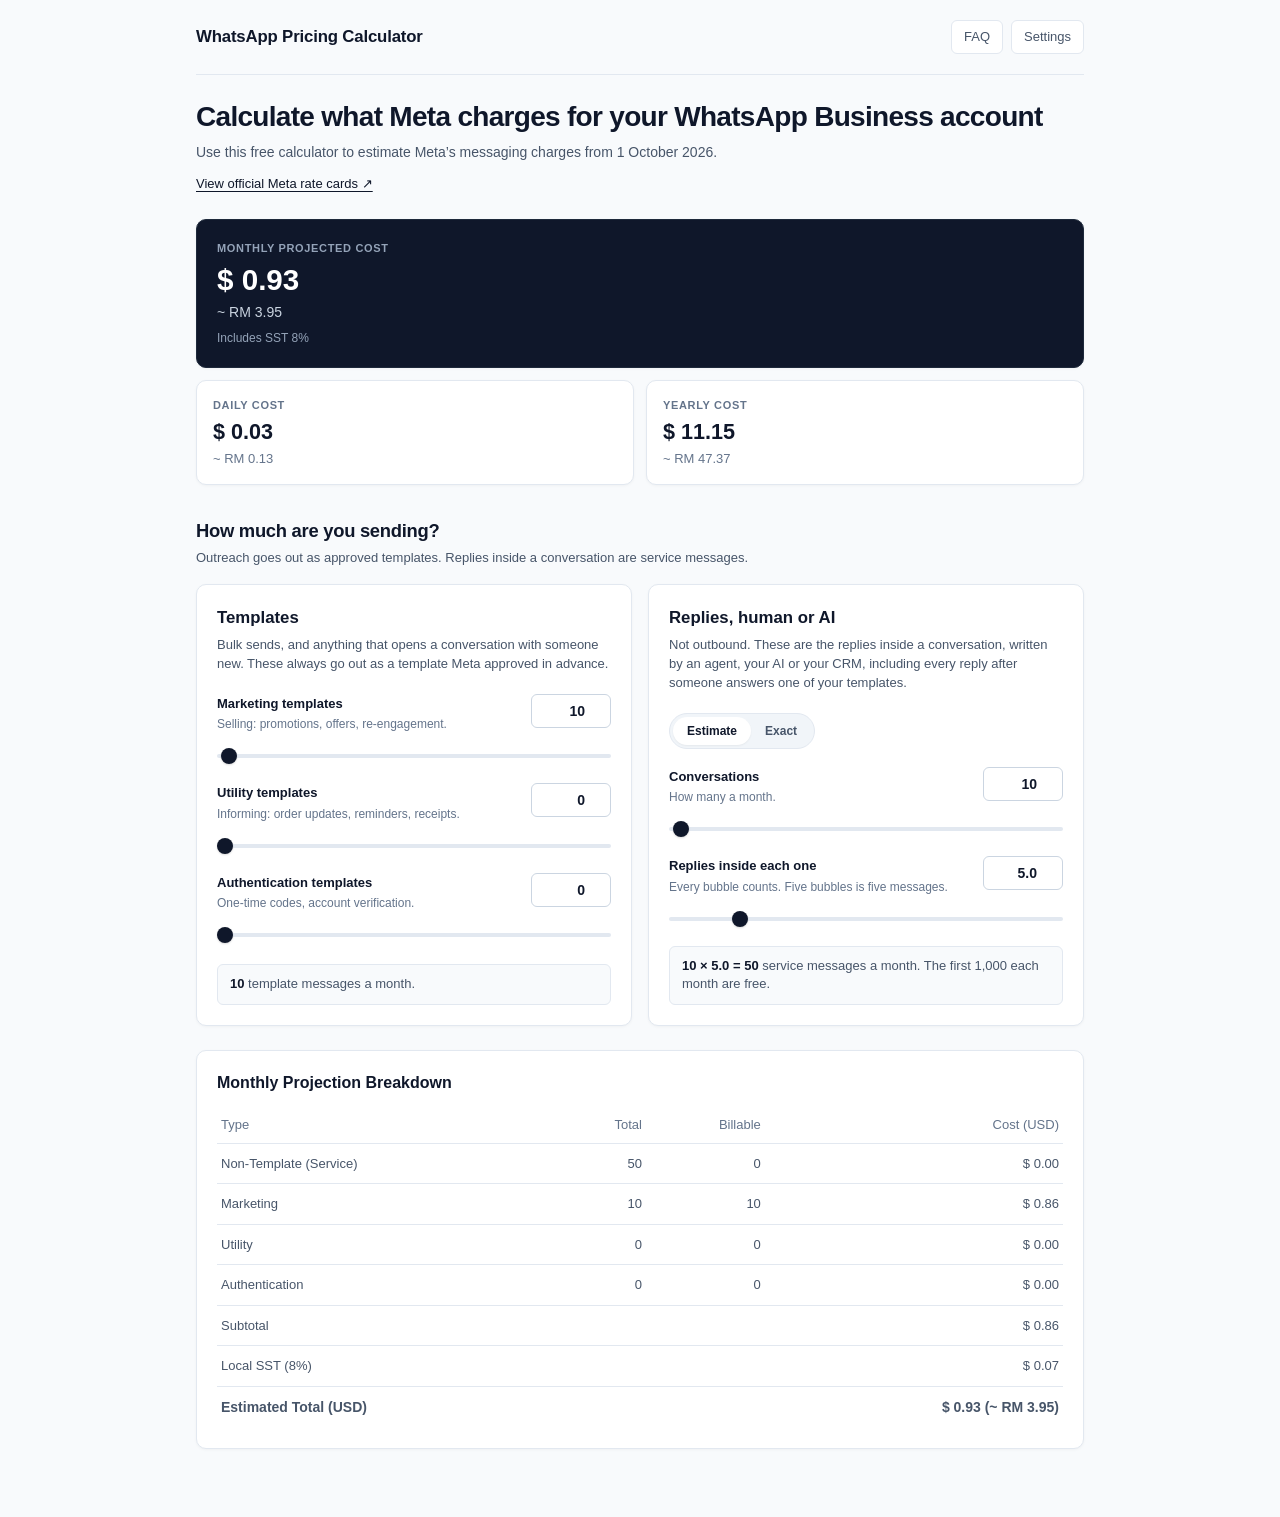
<file: index.html>
<!DOCTYPE html>
<html lang="en">
<head>
  <meta charset="UTF-8">
  <meta http-equiv="refresh" content="0; url=/whatsapp-calculator/">
  <title>Redirecting...</title>
  <script>
    window.location.replace('/whatsapp-calculator/');
  </script>
</head>
<body>
  <p>Redirecting to <a href="/whatsapp-calculator/">WhatsApp Calculator</a>...</p>
</body>
</html>
</file>
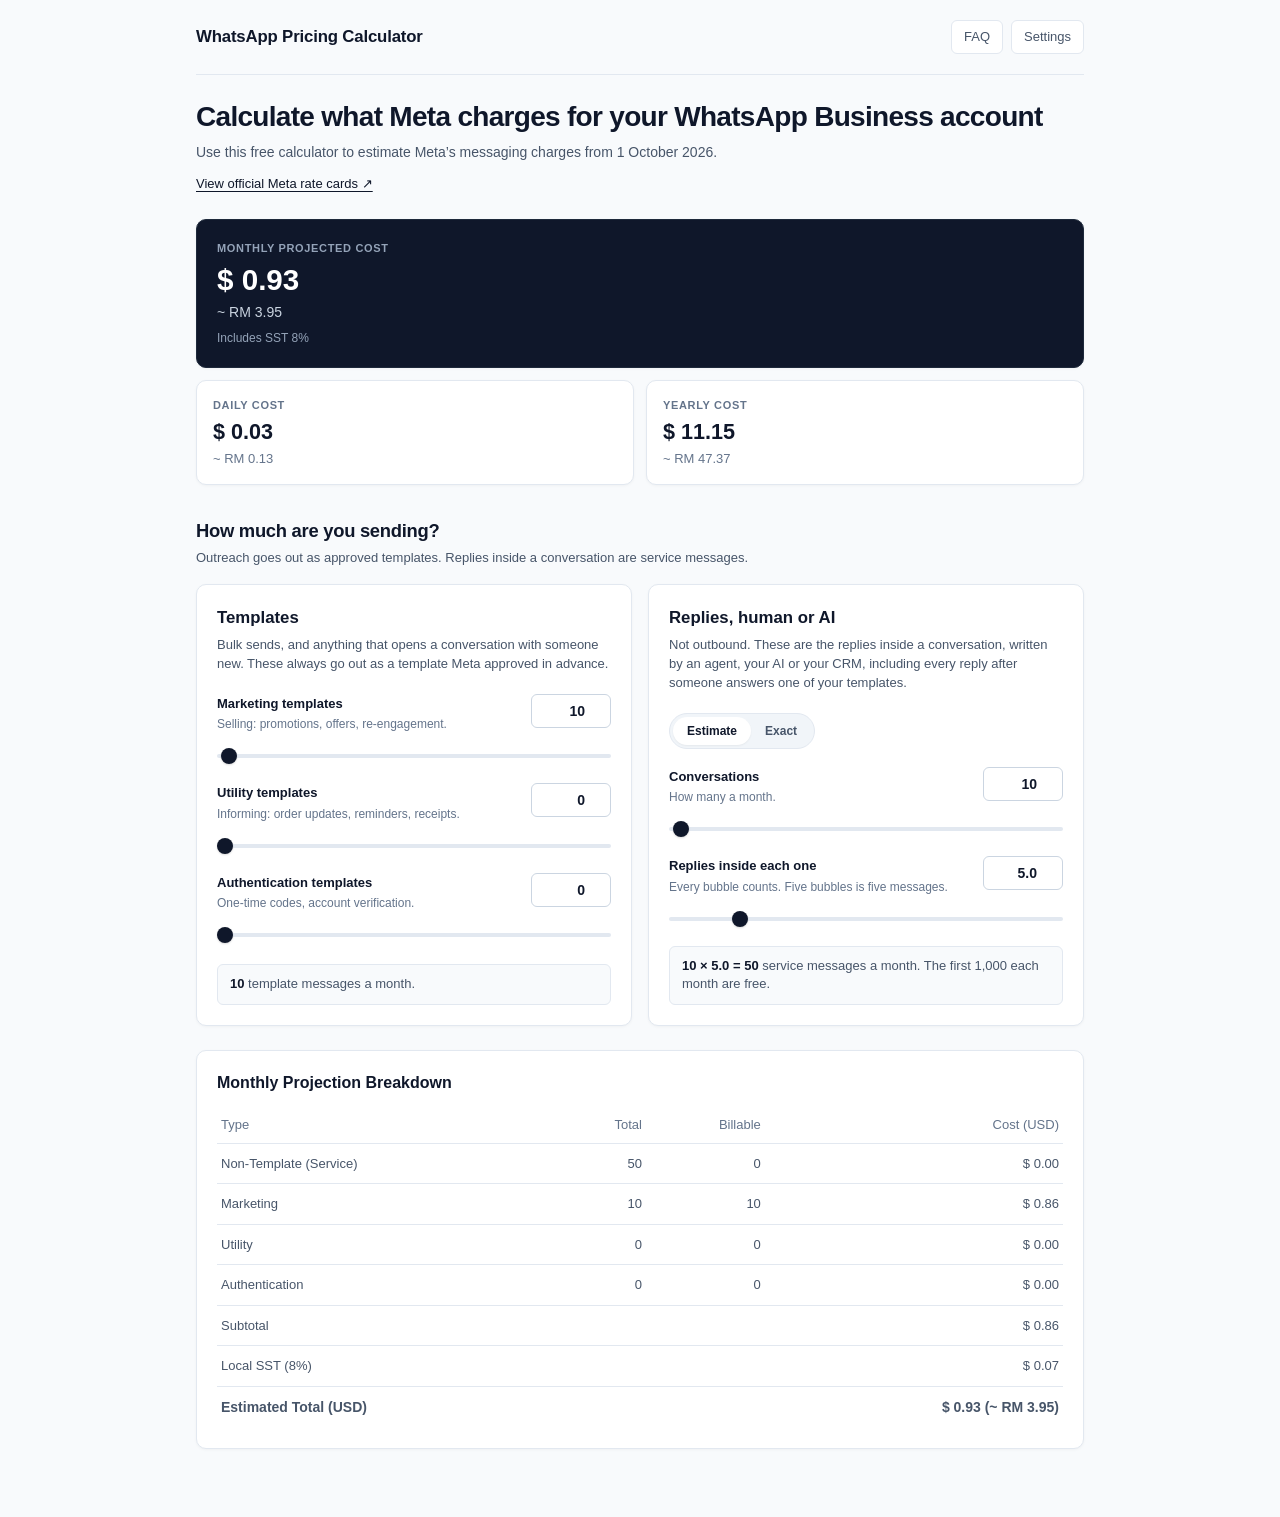
<file: whatsapp-calculator/index.html>
<!DOCTYPE html>
<html lang="en">
<head>
  <meta charset="UTF-8">
  <meta name="viewport" content="width=device-width, initial-scale=1.0, maximum-scale=1.0, user-scalable=no">
  <title>WhatsApp Pricing Calculator</title>
  <meta name="description" content="Calculate WhatsApp Business Platform messaging costs based on templates, replies, Meta October 1 updates, FX, and taxes.">
  <link rel="stylesheet" href="style.css">
</head>
<body>
  <div class="app-container">
    <!-- Header -->
    <header class="app-header">
      <div class="brand">
        <h1 class="app-title">WhatsApp Pricing Calculator</h1>
      </div>
      <nav class="nav-links">
        <a href="faq.html" class="nav-link" id="nav-faq-link">FAQ</a>
        <a href="pricing.html" class="nav-link" id="nav-settings-link">Settings</a>
      </nav>
    </header>

    <!-- Hero / Intro -->
    <div class="calculator-hero">
      <h2 class="hero-title">Calculate what Meta charges for your WhatsApp Business account</h2>
      <p class="hero-subtext">Use this free calculator to estimate Meta’s messaging charges from 1 October 2026.</p>
      <a href="https://developers.facebook.com/documentation/business-messaging/whatsapp/pricing#rate-cards-effective-october-1-2026" target="_blank" rel="noopener noreferrer" class="hero-meta-link">View official Meta rate cards ↗</a>
    </div>

    <!-- Projection Summary Cards -->
    <div class="projection-grid">
      <div class="projection-card full-width">
        <div class="card-label">Monthly Projected Cost</div>
        <div class="card-value" id="monthly-cost">$ 0.00</div>
        <div class="card-subvalue" id="monthly-subvalue">~ RM 0.00</div>
        <div class="tax-badge" id="tax-summary-note">Includes SST</div>
      </div>
      <div class="projection-card">
        <div class="card-label">Daily Cost</div>
        <div class="card-value" id="daily-cost">$ 0.00</div>
        <div class="card-subvalue" id="daily-subvalue">~ RM 0.00</div>
      </div>
      <div class="projection-card">
        <div class="card-label">Yearly Cost</div>
        <div class="card-value" id="yearly-cost">$ 0.00</div>
        <div class="card-subvalue" id="yearly-subvalue">~ RM 0.00</div>
      </div>
    </div>

    <!-- Volume Inputs Header -->
    <div class="section-heading">
      <h3 class="section-heading-title">How much are you sending?</h3>
      <p class="section-heading-sub">Outreach goes out as approved templates. Replies inside a conversation are service messages.</p>
    </div>

    <!-- Main Two-Card Input Grid -->
    <div class="calculator-grid">
      <!-- Card 1: Templates -->
      <div class="input-card">
        <h4 class="card-header-title">Templates</h4>
        <p class="card-header-desc">
          Bulk sends, and anything that opens a conversation with someone new. These always go out as a template Meta approved in advance.
        </p>

        <!-- Marketing -->
        <div class="input-row">
          <div class="input-row-header">
            <div class="input-row-labels">
              <span class="input-label-main">Marketing templates</span>
              <span class="input-label-sub">Selling: promotions, offers, re-engagement.</span>
            </div>
            <input type="number" id="input-marketing" class="pill-number-input" value="10" min="0" step="1" inputmode="numeric">
          </div>
          <div class="slider-wrapper">
            <input type="range" id="slider-marketing" class="styled-range" min="0" max="1000" step="1" value="10">
          </div>
        </div>

        <!-- Utility -->
        <div class="input-row">
          <div class="input-row-header">
            <div class="input-row-labels">
              <span class="input-label-main">Utility templates</span>
              <span class="input-label-sub">Informing: order updates, reminders, receipts.</span>
            </div>
            <input type="number" id="input-utility" class="pill-number-input" value="0" min="0" step="1" inputmode="numeric">
          </div>
          <div class="slider-wrapper">
            <input type="range" id="slider-utility" class="styled-range" min="0" max="1000" step="1" value="0">
          </div>
        </div>

        <!-- Authentication -->
        <div class="input-row">
          <div class="input-row-header">
            <div class="input-row-labels">
              <span class="input-label-main">Authentication templates</span>
              <span class="input-label-sub">One-time codes, account verification.</span>
            </div>
            <input type="number" id="input-auth" class="pill-number-input" value="0" min="0" step="1" inputmode="numeric">
          </div>
          <div class="slider-wrapper">
            <input type="range" id="slider-auth" class="styled-range" min="0" max="1000" step="1" value="0">
          </div>
        </div>

        <!-- Bottom Banner -->
        <div class="summary-banner">
          <strong id="total-template-count">10</strong> template messages a month.
        </div>
      </div>

      <!-- Card 2: Replies, human or AI -->
      <div class="input-card">
        <h4 class="card-header-title">Replies, human or AI</h4>
        <p class="card-header-desc">
          Not outbound. These are the replies inside a conversation, written by an agent, your AI or your CRM, including every reply after someone answers one of your templates.
        </p>

        <!-- Segmented Toggle: Estimate / Exact -->
        <div class="segmented-control" role="tablist">
          <button type="button" class="segment-btn active" id="btn-mode-estimate">Estimate</button>
          <button type="button" class="segment-btn" id="btn-mode-exact">Exact</button>
        </div>

        <!-- Section: Estimate Mode -->
        <div id="section-estimate">
          <!-- Conversations -->
          <div class="input-row">
            <div class="input-row-header">
              <div class="input-row-labels">
                <span class="input-label-main">Conversations</span>
                <span class="input-label-sub">How many a month.</span>
              </div>
              <input type="number" id="input-conversations" class="pill-number-input" value="10" min="0" step="1" inputmode="numeric">
            </div>
            <div class="slider-wrapper">
              <input type="range" id="slider-conversations" class="styled-range" min="0" max="1000" step="1" value="10">
            </div>
          </div>

          <!-- Replies inside each one -->
          <div class="input-row">
            <div class="input-row-header">
              <div class="input-row-labels">
                <span class="input-label-main">Replies inside each one</span>
                <span class="input-label-sub">Every bubble counts. Five bubbles is five messages.</span>
              </div>
              <input type="number" id="input-replies" class="pill-number-input" value="5.0" min="1" max="50" step="0.5" inputmode="decimal">
            </div>
            <div class="slider-wrapper">
              <input type="range" id="slider-replies" class="styled-range" min="1" max="25" step="0.5" value="5.0">
            </div>
          </div>

          <!-- Bottom Banner Estimate -->
          <div class="summary-banner">
            <strong id="summary-reply-math">10 × 5.0 = 50</strong> service messages a month. The first 1,000 each month are free.
          </div>
        </div>

        <!-- Section: Exact Mode -->
        <div id="section-exact" style="display: none;">
          <div class="input-row">
            <div class="input-row-header">
              <div class="input-row-labels">
                <span class="input-label-main">Service messages</span>
                <span class="input-label-sub">Total non-template reply messages a month.</span>
              </div>
              <input type="number" id="input-exact-service" class="pill-number-input" value="50" min="0" step="10" inputmode="numeric">
            </div>
            <div class="slider-wrapper">
              <input type="range" id="slider-exact-service" class="styled-range" min="0" max="5000" step="10" value="50">
            </div>
          </div>

          <!-- Bottom Banner Exact -->
          <div class="summary-banner">
            <strong id="summary-exact-math">50</strong> service messages a month. The first 1,000 each month are free.
          </div>
        </div>
      </div>
    </div>

    <!-- Monthly Breakdown Table -->
    <div class="breakdown-card">
      <div class="input-label-main" style="font-size: 1rem; margin-bottom: 4px;">Monthly Projection Breakdown</div>
      <table class="breakdown-table">
        <thead>
          <tr>
            <th>Type</th>
            <th class="text-right">Total</th>
            <th class="text-right">Billable</th>
            <th class="text-right">Cost (USD)</th>
          </tr>
        </thead>
        <tbody>
          <tr>
            <td>Non-Template (Service)</td>
            <td class="text-right" id="td-vol-service">0</td>
            <td class="text-right" id="td-billable-service">0</td>
            <td class="text-right" id="td-cost-service">$ 0.00</td>
          </tr>
          <tr>
            <td>Marketing</td>
            <td class="text-right" id="td-vol-marketing">0</td>
            <td class="text-right" id="td-billable-marketing">0</td>
            <td class="text-right" id="td-cost-marketing">$ 0.00</td>
          </tr>
          <tr>
            <td>Utility</td>
            <td class="text-right" id="td-vol-utility">0</td>
            <td class="text-right" id="td-billable-utility">0</td>
            <td class="text-right" id="td-cost-utility">$ 0.00</td>
          </tr>
          <tr>
            <td>Authentication</td>
            <td class="text-right" id="td-vol-auth">0</td>
            <td class="text-right" id="td-billable-auth">0</td>
            <td class="text-right" id="td-cost-auth">$ 0.00</td>
          </tr>
          <tr class="tax-row">
            <td colspan="3">Subtotal</td>
            <td class="text-right" id="td-subtotal">$ 0.00</td>
          </tr>
          <tr class="tax-row" id="row-wht" style="display: none;">
            <td colspan="3" id="td-wht-label">Withholding Tax (WHT)</td>
            <td class="text-right" id="td-wht-amount">$ 0.00</td>
          </tr>
          <tr class="tax-row" id="row-sst" style="display: none;">
            <td colspan="3" id="td-sst-label">Local SST</td>
            <td class="text-right" id="td-sst-amount">$ 0.00</td>
          </tr>
          <tr class="total-row">
            <td colspan="3">Estimated Total (USD)</td>
            <td class="text-right" id="td-grand-total">$ 0.00</td>
          </tr>
        </tbody>
      </table>
    </div>
  </div>

  <script src="config.js?v=2"></script>
  <script src="app.js?v=2"></script>
</body>
</html>
</file>
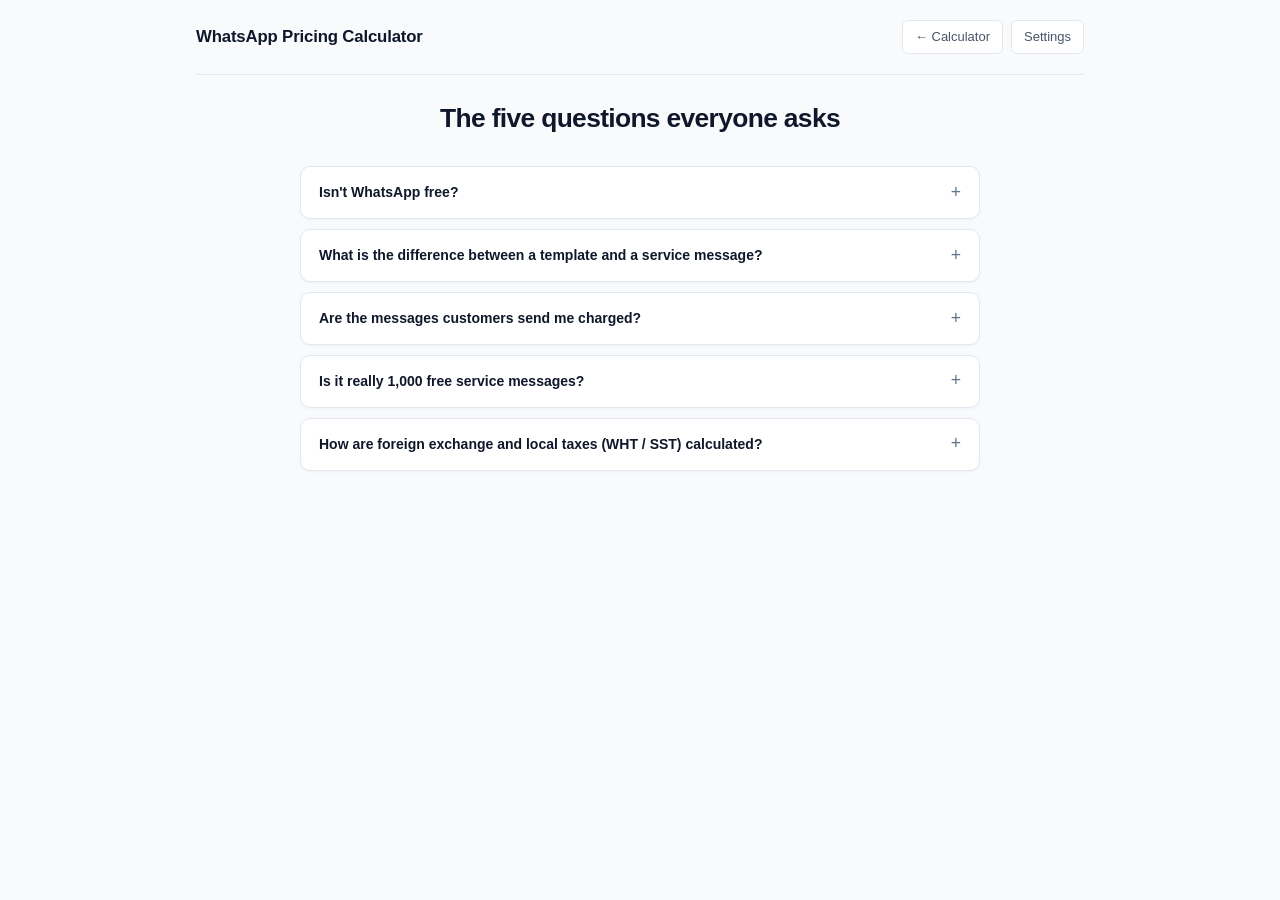
<file: faq.html>
<!DOCTYPE html>
<html lang="en">
<head>
  <meta charset="UTF-8">
  <meta name="viewport" content="width=device-width, initial-scale=1.0, maximum-scale=1.0, user-scalable=no">
  <title>FAQ - WhatsApp Pricing Calculator</title>
  <meta name="description" content="Frequently asked questions about WhatsApp Business Platform pricing, template messages, and service messages.">
  <link rel="stylesheet" href="style.css">
</head>
<body>
  <div class="app-container">
    <!-- Header -->
    <header class="app-header">
      <div class="brand">
        <h1 class="app-title">WhatsApp Pricing Calculator</h1>
      </div>
      <nav class="nav-links">
        <a href="index.html" class="nav-link">← Calculator</a>
        <a href="pricing.html" class="nav-link">Settings</a>
      </nav>
    </header>

    <!-- FAQ Title -->
    <div class="faq-header">
      <h2 class="faq-title">The five questions everyone asks</h2>
    </div>

    <!-- Accordion List -->
    <div class="accordion-list">
      <!-- Question 1 -->
      <div class="accordion-item">
        <button type="button" class="accordion-trigger" aria-expanded="false">
          <span class="accordion-question">Isn't WhatsApp free?</span>
          <span class="accordion-icon">+</span>
        </button>
        <div class="accordion-content">
          The app on your phone is, and stays that way. What carries a price is the WhatsApp Business Platform, the official connection that a CRM, a helpdesk or an AI agent uses to send on your behalf. Meta charges it per delivered message, from a fraction of a cent to a few cents depending on the country. A per-message price is what stops automated sending from becoming spam, since software can push far more messages than a person ever would.
        </div>
      </div>

      <!-- Question 2 -->
      <div class="accordion-item">
        <button type="button" class="accordion-trigger" aria-expanded="false">
          <span class="accordion-question">What is the difference between a template and a service message?</span>
          <span class="accordion-icon">+</span>
        </button>
        <div class="accordion-content">
          A template is a message Meta approves before you are allowed to send it. It is the only thing that can open a conversation with someone new or go out in bulk, and the two you plan for here are marketing and utility. Authentication is a third, used for one-time codes. A service message is an ordinary reply inside a conversation a customer already started: typed by an agent, written by your AI, or sent from your CRM. If it is not an approved template, it is a service message.
        </div>
      </div>

      <!-- Question 3 -->
      <div class="accordion-item">
        <button type="button" class="accordion-trigger" aria-expanded="false">
          <span class="accordion-question">Are the messages customers send me charged?</span>
          <span class="accordion-icon">+</span>
        </button>
        <div class="accordion-content">
          No. Inbound has never been billed and is not being billed from October either. You pay for what you deliver, not for what you receive, so the size of your inbox is never the thing that drives the bill.
        </div>
      </div>

      <!-- Question 4 -->
      <div class="accordion-item">
        <button type="button" class="accordion-trigger" aria-expanded="false">
          <span class="accordion-question">Is it really 1,000 free service messages?</span>
          <span class="accordion-icon">+</span>
        </button>
        <div class="accordion-content">
          Yes. From 1 October 2026, Meta includes 1,000 delivered service messages per business phone number per calendar month, shared across all recipient markets. The market rate applies from the 1,001st and unused messages do not roll over. This allowance covers Meta service-message fees only; utility templates and any platform subscription are separate.
        </div>
      </div>

      <!-- Question 5 -->
      <div class="accordion-item">
        <button type="button" class="accordion-trigger" aria-expanded="false">
          <span class="accordion-question">How are foreign exchange and local taxes (WHT / SST) calculated?</span>
          <span class="accordion-icon">+</span>
        </button>
        <div class="accordion-content">
          Base messaging rates are billed in USD according to Meta's category rate card. The converted MYR estimates shown in this calculator reflect your configured exchange rate (FX), plus any applicable Withholding Tax (WHT) and local Sales and Service Tax (SST). You can customize these rates anytime in the Rate Settings page.
        </div>
      </div>
    </div>
  </div>

  <script>
    document.querySelectorAll('.accordion-trigger').forEach(trigger => {
      trigger.addEventListener('click', () => {
        const item = trigger.closest('.accordion-item');
        const isOpen = item.classList.contains('open');
        item.classList.toggle('open', !isOpen);
        trigger.setAttribute('aria-expanded', !isOpen);
        const icon = trigger.querySelector('.accordion-icon');
        if (icon) {
          icon.textContent = !isOpen ? '×' : '+';
        }
      });
    });
  </script>
</body>
</html>
</file>
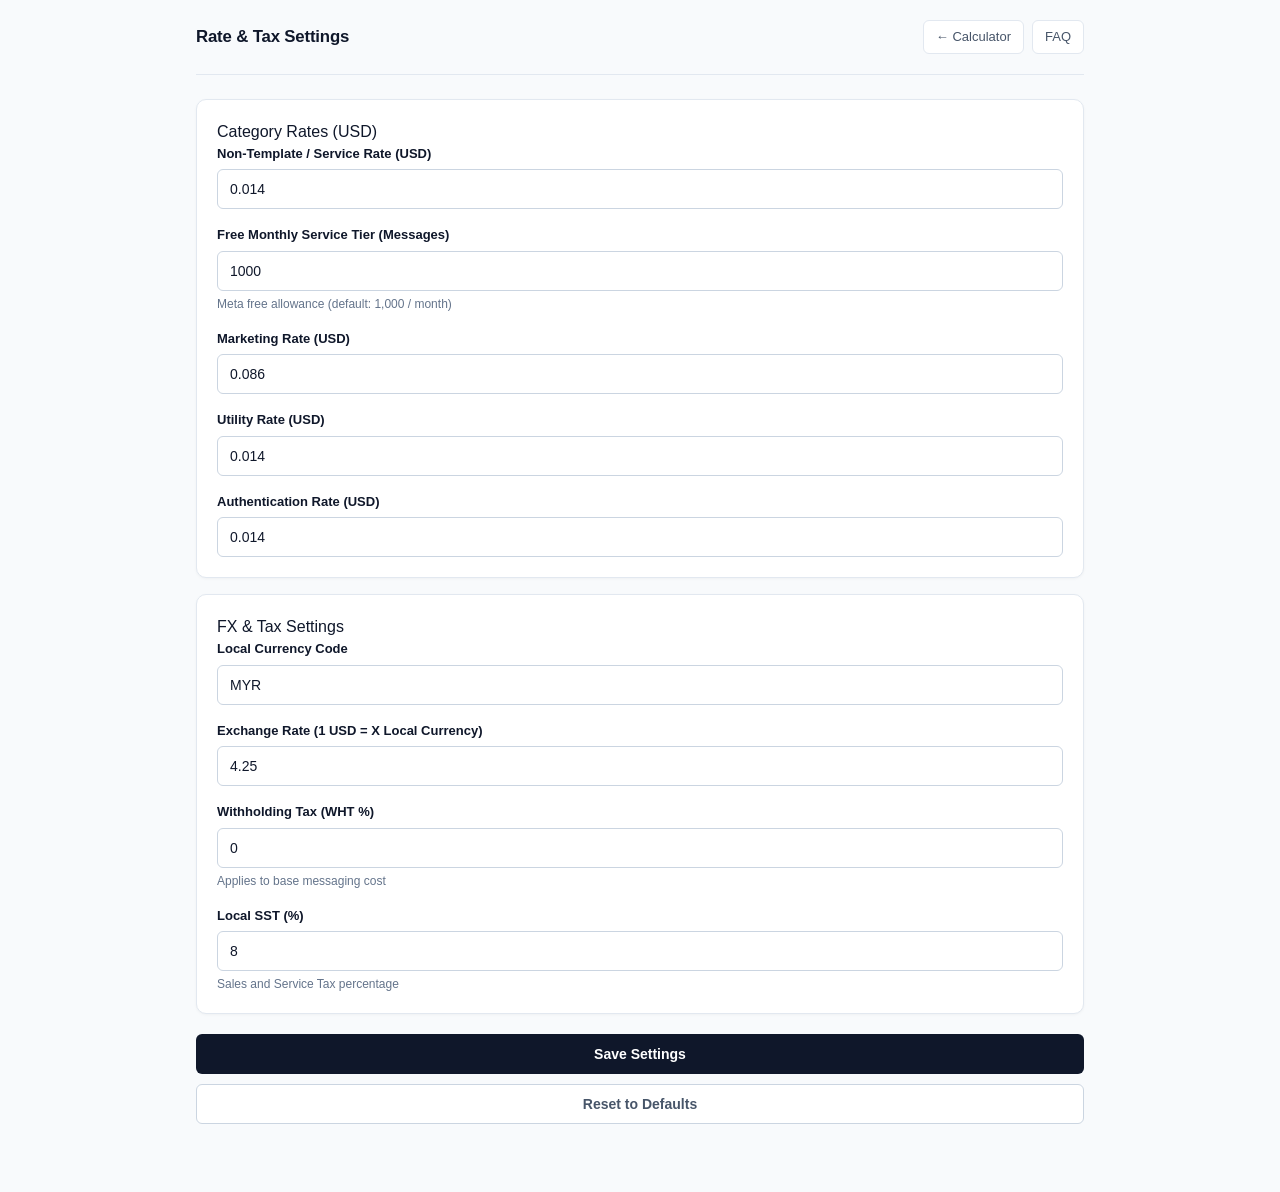
<file: pricing.html>
<!DOCTYPE html>
<html lang="en">
<head>
  <meta charset="UTF-8">
  <meta name="viewport" content="width=device-width, initial-scale=1.0, maximum-scale=1.0, user-scalable=no">
  <title>Settings - WhatsApp Pricing Calculator</title>
  <meta name="description" content="Update WhatsApp Business Platform rates, foreign exchange rate, withholding tax, and local SST.">
  <link rel="stylesheet" href="style.css">
</head>
<body>
  <div class="app-container">
    <!-- Header -->
    <header class="app-header">
      <div class="brand">
        <h1 class="app-title">Rate & Tax Settings</h1>
      </div>
      <nav class="nav-links">
        <a href="index.html" class="nav-link">← Calculator</a>
        <a href="faq.html" class="nav-link">FAQ</a>
      </nav>
    </header>

    <!-- Settings Form -->
    <form id="pricing-form">
      <!-- WABA Category Rates -->
      <div class="form-card">
        <div class="section-title" style="margin-top: 0;">
          <span>Category Rates (USD)</span>
        </div>

        <div class="form-group">
          <label class="form-label" for="setting-service-rate">Non-Template / Service Rate (USD)</label>
          <input type="number" id="setting-service-rate" class="form-input" step="0.001" min="0" required inputmode="decimal">
        </div>

        <div class="form-group">
          <label class="form-label" for="setting-free-tier">Free Monthly Service Tier (Messages)</label>
          <input type="number" id="setting-free-tier" class="form-input" step="100" min="0" required inputmode="numeric">
          <div class="form-hint">Meta free allowance (default: 1,000 / month)</div>
        </div>

        <div class="form-group">
          <label class="form-label" for="setting-marketing-rate">Marketing Rate (USD)</label>
          <input type="number" id="setting-marketing-rate" class="form-input" step="0.001" min="0" required inputmode="decimal">
        </div>

        <div class="form-group">
          <label class="form-label" for="setting-utility-rate">Utility Rate (USD)</label>
          <input type="number" id="setting-utility-rate" class="form-input" step="0.001" min="0" required inputmode="decimal">
        </div>

        <div class="form-group">
          <label class="form-label" for="setting-auth-rate">Authentication Rate (USD)</label>
          <input type="number" id="setting-auth-rate" class="form-input" step="0.001" min="0" required inputmode="decimal">
        </div>
      </div>

      <!-- FX & Taxes -->
      <div class="form-card">
        <div class="section-title" style="margin-top: 0;">
          <span>FX & Tax Settings</span>
        </div>

        <div class="form-group">
          <label class="form-label" for="setting-currency-name">Local Currency Code</label>
          <input type="text" id="setting-currency-name" class="form-input" value="MYR" maxlength="5" required>
        </div>

        <div class="form-group">
          <label class="form-label" for="setting-fx-rate">Exchange Rate (1 USD = X Local Currency)</label>
          <input type="number" id="setting-fx-rate" class="form-input" step="0.01" min="0.01" required inputmode="decimal">
        </div>

        <div class="form-group">
          <label class="form-label" for="setting-wht-percent">Withholding Tax (WHT %)</label>
          <input type="number" id="setting-wht-percent" class="form-input" step="0.1" min="0" max="100" required inputmode="decimal">
          <div class="form-hint">Applies to base messaging cost</div>
        </div>

        <div class="form-group">
          <label class="form-label" for="setting-sst-percent">Local SST (%)</label>
          <input type="number" id="setting-sst-percent" class="form-input" step="0.1" min="0" max="100" required inputmode="decimal">
          <div class="form-hint">Sales and Service Tax percentage</div>
        </div>
      </div>

      <!-- Action Buttons -->
      <div class="btn-group">
        <button type="submit" class="btn btn-primary" id="btn-save">Save Settings</button>
        <button type="button" class="btn btn-secondary" id="btn-reset">Reset to Defaults</button>
      </div>
    </form>

    <!-- Feedback Toast -->
    <div id="toast" class="toast">Settings saved successfully</div>
  </div>

  <script src="config.js?v=2"></script>
  <script src="pricing.js?v=2"></script>
</body>
</html>
</file>
<file: whatsapp-calculator/style.css>
:root {
  --surface: #FFFFFF;
  --surface-subtle: #F8FAFC;
  --surface-alt: #F1F5F9;
  --border: #E2E8F0;
  --border-dark: #CBD5E1;
  --text-primary: #0F172A;
  --text-secondary: #475569;
  --text-muted: #64748B;
  --primary-dark: #0F172A;
  --accent-slider: #0F172A;
  --radius-sm: 6px;
  --radius-md: 10px;
  --radius-lg: 14px;
  --shadow-sm: 0 1px 3px 0 rgba(0, 0, 0, 0.04);
  --shadow-md: 0 4px 6px -1px rgba(0, 0, 0, 0.05);
  --font-family: -apple-system, BlinkMacSystemFont, "Segoe UI", Roboto, -apple-system, sans-serif;
}

* {
  box-sizing: border-box;
  margin: 0;
  padding: 0;
  -webkit-tap-highlight-color: transparent;
}

body {
  font-family: var(--font-family);
  background-color: var(--surface-subtle);
  color: var(--text-primary);
  line-height: 1.5;
  padding-bottom: 48px;
  -webkit-font-smoothing: antialiased;
}

.app-container {
  max-width: 920px;
  margin: 0 auto;
  padding: 20px 16px;
}

/* Header */
.app-header {
  display: flex;
  justify-content: space-between;
  align-items: center;
  padding-bottom: 20px;
  border-bottom: 1px solid var(--border);
  margin-bottom: 24px;
}

.brand {
  display: flex;
  align-items: center;
}

.app-title {
  font-size: 1.05rem;
  font-weight: 700;
  color: var(--text-primary);
  letter-spacing: -0.01em;
}

.nav-links {
  display: flex;
  align-items: center;
  gap: 8px;
}

.nav-link {
  display: inline-flex;
  align-items: center;
  font-size: 0.8125rem;
  font-weight: 500;
  color: var(--text-secondary);
  text-decoration: none;
  padding: 6px 12px;
  border-radius: var(--radius-sm);
  background-color: var(--surface);
  border: 1px solid var(--border);
  transition: all 0.15s ease;
  min-height: 32px;
}

.nav-link:hover {
  background-color: var(--surface-alt);
  color: var(--text-primary);
  border-color: var(--border-dark);
}

/* Hero Section */
.calculator-hero {
  margin: 4px 0 24px;
}

.hero-title {
  font-size: 1.45rem;
  font-weight: 700;
  color: var(--text-primary);
  line-height: 1.25;
  letter-spacing: -0.025em;
  margin-bottom: 8px;
}

@media (min-width: 640px) {
  .hero-title {
    font-size: 1.75rem;
  }
}

.hero-subtext {
  font-size: 0.875rem;
  color: var(--text-secondary);
  line-height: 1.5;
  margin-bottom: 8px;
}

.hero-meta-link {
  display: inline-flex;
  align-items: center;
  font-size: 0.8125rem;
  font-weight: 500;
  color: var(--text-primary);
  text-decoration: underline;
  text-underline-offset: 3px;
  transition: color 0.15s ease;
}

.hero-meta-link:hover {
  color: var(--text-secondary);
}

/* Projection Summary Cards */
.projection-grid {
  display: grid;
  grid-template-columns: 1fr 1fr;
  gap: 12px;
  margin-bottom: 32px;
}

.projection-card {
  background: var(--surface);
  border: 1px solid var(--border);
  border-radius: var(--radius-md);
  padding: 16px;
  box-shadow: var(--shadow-sm);
}

.projection-card.full-width {
  grid-column: span 2;
  background: #0F172A;
  color: #FFFFFF;
  border: 1px solid #1E293B;
  padding: 20px;
}

.projection-card .card-label {
  font-size: 0.6875rem;
  font-weight: 600;
  text-transform: uppercase;
  letter-spacing: 0.06em;
  color: var(--text-muted);
  margin-bottom: 6px;
}

.projection-card.full-width .card-label {
  color: #94A3B8;
}

.projection-card .card-value {
  font-size: 1.35rem;
  font-weight: 700;
  color: var(--text-primary);
  font-variant-numeric: tabular-nums;
  line-height: 1.2;
}

.projection-card.full-width .card-value {
  font-size: 1.85rem;
  color: #FFFFFF;
}

.card-subvalue {
  font-size: 0.8125rem;
  font-weight: 500;
  color: var(--text-muted);
  font-variant-numeric: tabular-nums;
  margin-top: 4px;
}

.projection-card.full-width .card-subvalue {
  font-size: 0.875rem;
  color: #CBD5E1;
}

.tax-badge {
  font-size: 0.75rem;
  color: #94A3B8;
  margin-top: 6px;
}

/* Section Heading Above Cards */
.section-heading {
  margin-bottom: 16px;
}

.section-heading-title {
  font-size: 1.15rem;
  font-weight: 700;
  color: var(--text-primary);
  letter-spacing: -0.015em;
  margin-bottom: 4px;
}

.section-heading-sub {
  font-size: 0.8125rem;
  color: var(--text-secondary);
  line-height: 1.45;
}

/* Main Two-Card Input Grid */
.calculator-grid {
  display: grid;
  grid-template-columns: 1fr;
  gap: 16px;
  margin-bottom: 24px;
}

@media (min-width: 768px) {
  .calculator-grid {
    grid-template-columns: 1fr 1fr;
    gap: 16px;
  }
}

.input-card {
  background: var(--surface);
  border: 1px solid var(--border);
  border-radius: var(--radius-md);
  padding: 20px;
  box-shadow: var(--shadow-sm);
  display: flex;
  flex-direction: column;
}

.card-header-title {
  font-size: 1.05rem;
  font-weight: 700;
  color: var(--text-primary);
  margin-bottom: 6px;
}

.card-header-desc {
  font-size: 0.8125rem;
  color: var(--text-secondary);
  line-height: 1.45;
  margin-bottom: 20px;
}

/* Mode Switch (Estimate | Exact) */
.segmented-control {
  display: inline-flex;
  background-color: var(--surface-alt);
  padding: 3px;
  border-radius: 9999px;
  margin-bottom: 18px;
  border: 1px solid var(--border);
  width: fit-content;
}

.segment-btn {
  border: none;
  background: transparent;
  padding: 4px 14px;
  font-size: 0.75rem;
  font-weight: 600;
  border-radius: 9999px;
  color: var(--text-secondary);
  cursor: pointer;
  transition: all 0.15s ease;
  min-height: 28px;
}

.segment-btn.active {
  background: var(--surface);
  color: var(--text-primary);
  box-shadow: 0 1px 2px rgba(0, 0, 0, 0.05);
}

/* Input Rows */
.input-row {
  margin-bottom: 18px;
}

.input-row-header {
  display: flex;
  justify-content: space-between;
  align-items: flex-start;
  margin-bottom: 8px;
  gap: 12px;
}

.input-row-labels {
  display: flex;
  flex-direction: column;
  flex: 1;
}

.input-label-main {
  font-size: 0.8125rem;
  font-weight: 600;
  color: var(--text-primary);
}

.input-label-sub {
  font-size: 0.75rem;
  color: var(--text-muted);
  margin-top: 2px;
}

.pill-number-input {
  width: 80px;
  padding: 6px 10px;
  font-size: 0.875rem;
  font-weight: 600;
  text-align: right;
  border: 1px solid var(--border-dark);
  border-radius: var(--radius-sm);
  background-color: var(--surface);
  color: var(--text-primary);
  font-variant-numeric: tabular-nums;
  min-height: 34px;
}

.pill-number-input:focus {
  outline: none;
  border-color: var(--primary-dark);
  box-shadow: 0 0 0 2px rgba(15, 23, 42, 0.08);
}

/* Minimalist Range Slider */
.slider-wrapper {
  margin-top: 4px;
}

.styled-range {
  -webkit-appearance: none;
  appearance: none;
  width: 100%;
  height: 4px;
  border-radius: 9999px;
  background: #E2E8F0;
  outline: none;
  cursor: pointer;
}

.styled-range::-webkit-slider-thumb {
  -webkit-appearance: none;
  appearance: none;
  width: 16px;
  height: 16px;
  border-radius: 50%;
  background: var(--accent-slider);
  cursor: pointer;
  box-shadow: 0 1px 2px rgba(0, 0, 0, 0.15);
  transition: transform 0.1s ease;
}

.styled-range::-webkit-slider-thumb:hover {
  transform: scale(1.15);
}

.styled-range::-moz-range-thumb {
  width: 16px;
  height: 16px;
  border-radius: 50%;
  background: var(--accent-slider);
  cursor: pointer;
  border: none;
  box-shadow: 0 1px 2px rgba(0, 0, 0, 0.15);
}

/* Minimal Summary Banner */
.summary-banner {
  margin-top: auto;
  background-color: var(--surface-subtle);
  border: 1px solid var(--border);
  border-radius: var(--radius-sm);
  padding: 10px 12px;
  font-size: 0.8125rem;
  color: var(--text-secondary);
  line-height: 1.45;
}

.summary-banner strong {
  color: var(--text-primary);
  font-weight: 600;
}

/* Breakdown Card */
.breakdown-card {
  background: var(--surface);
  border: 1px solid var(--border);
  border-radius: var(--radius-md);
  padding: 20px;
  margin-top: 24px;
  box-shadow: var(--shadow-sm);
}

.breakdown-table {
  width: 100%;
  border-collapse: collapse;
  font-size: 0.8125rem;
  margin-top: 12px;
}

.breakdown-table th {
  text-align: left;
  padding: 8px 4px;
  color: var(--text-muted);
  font-weight: 500;
  border-bottom: 1px solid var(--border);
}

.breakdown-table td {
  padding: 10px 4px;
  border-bottom: 1px solid var(--border);
  font-variant-numeric: tabular-nums;
  color: var(--text-secondary);
}

.breakdown-table tr:last-child td {
  border-bottom: none;
}

.breakdown-table td.text-right, .breakdown-table th.text-right {
  text-align: right;
}

.tax-row {
  color: var(--text-muted);
}

.total-row {
  font-weight: 700;
  font-size: 0.875rem;
  color: var(--text-primary);
}

/* FAQ Page Styles */
.faq-header {
  text-align: center;
  margin: 16px 0 28px;
}

.faq-title {
  font-size: 1.65rem;
  font-weight: 700;
  color: var(--text-primary);
  letter-spacing: -0.025em;
}

.accordion-list {
  display: flex;
  flex-direction: column;
  gap: 10px;
  max-width: 680px;
  margin: 0 auto;
}

.accordion-item {
  background: var(--surface);
  border: 1px solid var(--border);
  border-radius: var(--radius-md);
  box-shadow: var(--shadow-sm);
  overflow: hidden;
  transition: border-color 0.15s ease;
}

.accordion-trigger {
  width: 100%;
  display: flex;
  justify-content: space-between;
  align-items: center;
  padding: 16px 18px;
  background: none;
  border: none;
  text-align: left;
  cursor: pointer;
  gap: 16px;
}

.accordion-question {
  font-size: 0.875rem;
  font-weight: 600;
  color: var(--text-primary);
  line-height: 1.35;
}

.accordion-icon {
  font-size: 1.1rem;
  font-weight: 400;
  color: var(--text-muted);
  line-height: 1;
}

.accordion-content {
  padding: 0 18px 18px;
  font-size: 0.8125rem;
  line-height: 1.6;
  color: var(--text-secondary);
  display: none;
}

.accordion-item.open .accordion-content {
  display: block;
}

.accordion-item.open .accordion-icon {
  transform: rotate(45deg);
  color: var(--text-primary);
}

/* Forms in Settings Page */
.form-card {
  background: var(--surface);
  border: 1px solid var(--border);
  border-radius: var(--radius-md);
  padding: 20px;
  box-shadow: var(--shadow-sm);
  margin-bottom: 16px;
}

.form-group {
  margin-bottom: 16px;
}

.form-group:last-child {
  margin-bottom: 0;
}

.form-label {
  display: block;
  font-size: 0.8125rem;
  font-weight: 600;
  color: var(--text-primary);
  margin-bottom: 6px;
}

.form-hint {
  font-size: 0.75rem;
  color: var(--text-muted);
  margin-top: 4px;
}

.form-input {
  width: 100%;
  padding: 8px 12px;
  font-size: 0.875rem;
  border: 1px solid var(--border-dark);
  border-radius: var(--radius-sm);
  background-color: var(--surface);
  color: var(--text-primary);
  min-height: 40px;
  font-variant-numeric: tabular-nums;
}

.form-input:focus {
  outline: none;
  border-color: var(--primary-dark);
  box-shadow: 0 0 0 2px rgba(15, 23, 42, 0.08);
}

.btn-group {
  display: flex;
  flex-direction: column;
  gap: 10px;
  margin-top: 20px;
}

.btn {
  display: inline-flex;
  align-items: center;
  justify-content: center;
  font-size: 0.875rem;
  font-weight: 600;
  padding: 10px 16px;
  border-radius: var(--radius-sm);
  border: none;
  cursor: pointer;
  min-height: 40px;
  transition: all 0.15s ease;
}

.btn-primary {
  background-color: #0F172A;
  color: #FFFFFF;
}

.btn-primary:hover, .btn-primary:active {
  background-color: #1E293B;
}

.btn-secondary {
  background-color: var(--surface);
  color: var(--text-secondary);
  border: 1px solid var(--border-dark);
}

.btn-secondary:hover, .btn-secondary:active {
  background-color: var(--surface-alt);
}

/* Toast message */
.toast {
  position: fixed;
  bottom: 20px;
  left: 50%;
  transform: translateX(-50%) translateY(100px);
  background-color: #0F172A;
  color: #FFFFFF;
  padding: 8px 16px;
  border-radius: 9999px;
  font-size: 0.8125rem;
  font-weight: 500;
  box-shadow: var(--shadow-md);
  opacity: 0;
  transition: all 0.25s ease;
  z-index: 1000;
  pointer-events: none;
}

.toast.show {
  transform: translateX(-50%) translateY(0);
  opacity: 1;
}
</file>
<file: style.css>
:root {
  --surface: #FFFFFF;
  --surface-subtle: #F8FAFC;
  --surface-alt: #F1F5F9;
  --border: #E2E8F0;
  --border-dark: #CBD5E1;
  --text-primary: #0F172A;
  --text-secondary: #475569;
  --text-muted: #64748B;
  --primary-dark: #0F172A;
  --accent-slider: #0F172A;
  --radius-sm: 6px;
  --radius-md: 10px;
  --radius-lg: 14px;
  --shadow-sm: 0 1px 3px 0 rgba(0, 0, 0, 0.04);
  --shadow-md: 0 4px 6px -1px rgba(0, 0, 0, 0.05);
  --font-family: -apple-system, BlinkMacSystemFont, "Segoe UI", Roboto, -apple-system, sans-serif;
}

* {
  box-sizing: border-box;
  margin: 0;
  padding: 0;
  -webkit-tap-highlight-color: transparent;
}

body {
  font-family: var(--font-family);
  background-color: var(--surface-subtle);
  color: var(--text-primary);
  line-height: 1.5;
  padding-bottom: 48px;
  -webkit-font-smoothing: antialiased;
}

.app-container {
  max-width: 920px;
  margin: 0 auto;
  padding: 20px 16px;
}

/* Header */
.app-header {
  display: flex;
  justify-content: space-between;
  align-items: center;
  padding-bottom: 20px;
  border-bottom: 1px solid var(--border);
  margin-bottom: 24px;
}

.brand {
  display: flex;
  align-items: center;
}

.app-title {
  font-size: 1.05rem;
  font-weight: 700;
  color: var(--text-primary);
  letter-spacing: -0.01em;
}

.nav-links {
  display: flex;
  align-items: center;
  gap: 8px;
}

.nav-link {
  display: inline-flex;
  align-items: center;
  font-size: 0.8125rem;
  font-weight: 500;
  color: var(--text-secondary);
  text-decoration: none;
  padding: 6px 12px;
  border-radius: var(--radius-sm);
  background-color: var(--surface);
  border: 1px solid var(--border);
  transition: all 0.15s ease;
  min-height: 32px;
}

.nav-link:hover {
  background-color: var(--surface-alt);
  color: var(--text-primary);
  border-color: var(--border-dark);
}

/* Hero Section */
.calculator-hero {
  margin: 4px 0 24px;
}

.hero-title {
  font-size: 1.45rem;
  font-weight: 700;
  color: var(--text-primary);
  line-height: 1.25;
  letter-spacing: -0.025em;
  margin-bottom: 8px;
}

@media (min-width: 640px) {
  .hero-title {
    font-size: 1.75rem;
  }
}

.hero-subtext {
  font-size: 0.875rem;
  color: var(--text-secondary);
  line-height: 1.5;
  margin-bottom: 8px;
}

.hero-meta-link {
  display: inline-flex;
  align-items: center;
  font-size: 0.8125rem;
  font-weight: 500;
  color: var(--text-primary);
  text-decoration: underline;
  text-underline-offset: 3px;
  transition: color 0.15s ease;
}

.hero-meta-link:hover {
  color: var(--text-secondary);
}

/* Projection Summary Cards */
.projection-grid {
  display: grid;
  grid-template-columns: 1fr 1fr;
  gap: 12px;
  margin-bottom: 32px;
}

.projection-card {
  background: var(--surface);
  border: 1px solid var(--border);
  border-radius: var(--radius-md);
  padding: 16px;
  box-shadow: var(--shadow-sm);
}

.projection-card.full-width {
  grid-column: span 2;
  background: #0F172A;
  color: #FFFFFF;
  border: 1px solid #1E293B;
  padding: 20px;
}

.projection-card .card-label {
  font-size: 0.6875rem;
  font-weight: 600;
  text-transform: uppercase;
  letter-spacing: 0.06em;
  color: var(--text-muted);
  margin-bottom: 6px;
}

.projection-card.full-width .card-label {
  color: #94A3B8;
}

.projection-card .card-value {
  font-size: 1.35rem;
  font-weight: 700;
  color: var(--text-primary);
  font-variant-numeric: tabular-nums;
  line-height: 1.2;
}

.projection-card.full-width .card-value {
  font-size: 1.85rem;
  color: #FFFFFF;
}

.card-subvalue {
  font-size: 0.8125rem;
  font-weight: 500;
  color: var(--text-muted);
  font-variant-numeric: tabular-nums;
  margin-top: 4px;
}

.projection-card.full-width .card-subvalue {
  font-size: 0.875rem;
  color: #CBD5E1;
}

.tax-badge {
  font-size: 0.75rem;
  color: #94A3B8;
  margin-top: 6px;
}

/* Section Heading Above Cards */
.section-heading {
  margin-bottom: 16px;
}

.section-heading-title {
  font-size: 1.15rem;
  font-weight: 700;
  color: var(--text-primary);
  letter-spacing: -0.015em;
  margin-bottom: 4px;
}

.section-heading-sub {
  font-size: 0.8125rem;
  color: var(--text-secondary);
  line-height: 1.45;
}

/* Main Two-Card Input Grid */
.calculator-grid {
  display: grid;
  grid-template-columns: 1fr;
  gap: 16px;
  margin-bottom: 24px;
}

@media (min-width: 768px) {
  .calculator-grid {
    grid-template-columns: 1fr 1fr;
    gap: 16px;
  }
}

.input-card {
  background: var(--surface);
  border: 1px solid var(--border);
  border-radius: var(--radius-md);
  padding: 20px;
  box-shadow: var(--shadow-sm);
  display: flex;
  flex-direction: column;
}

.card-header-title {
  font-size: 1.05rem;
  font-weight: 700;
  color: var(--text-primary);
  margin-bottom: 6px;
}

.card-header-desc {
  font-size: 0.8125rem;
  color: var(--text-secondary);
  line-height: 1.45;
  margin-bottom: 20px;
}

/* Mode Switch (Estimate | Exact) */
.segmented-control {
  display: inline-flex;
  background-color: var(--surface-alt);
  padding: 3px;
  border-radius: 9999px;
  margin-bottom: 18px;
  border: 1px solid var(--border);
  width: fit-content;
}

.segment-btn {
  border: none;
  background: transparent;
  padding: 4px 14px;
  font-size: 0.75rem;
  font-weight: 600;
  border-radius: 9999px;
  color: var(--text-secondary);
  cursor: pointer;
  transition: all 0.15s ease;
  min-height: 28px;
}

.segment-btn.active {
  background: var(--surface);
  color: var(--text-primary);
  box-shadow: 0 1px 2px rgba(0, 0, 0, 0.05);
}

/* Input Rows */
.input-row {
  margin-bottom: 18px;
}

.input-row-header {
  display: flex;
  justify-content: space-between;
  align-items: flex-start;
  margin-bottom: 8px;
  gap: 12px;
}

.input-row-labels {
  display: flex;
  flex-direction: column;
  flex: 1;
}

.input-label-main {
  font-size: 0.8125rem;
  font-weight: 600;
  color: var(--text-primary);
}

.input-label-sub {
  font-size: 0.75rem;
  color: var(--text-muted);
  margin-top: 2px;
}

.pill-number-input {
  width: 80px;
  padding: 6px 10px;
  font-size: 0.875rem;
  font-weight: 600;
  text-align: right;
  border: 1px solid var(--border-dark);
  border-radius: var(--radius-sm);
  background-color: var(--surface);
  color: var(--text-primary);
  font-variant-numeric: tabular-nums;
  min-height: 34px;
}

.pill-number-input:focus {
  outline: none;
  border-color: var(--primary-dark);
  box-shadow: 0 0 0 2px rgba(15, 23, 42, 0.08);
}

/* Minimalist Range Slider */
.slider-wrapper {
  margin-top: 4px;
}

.styled-range {
  -webkit-appearance: none;
  appearance: none;
  width: 100%;
  height: 4px;
  border-radius: 9999px;
  background: #E2E8F0;
  outline: none;
  cursor: pointer;
}

.styled-range::-webkit-slider-thumb {
  -webkit-appearance: none;
  appearance: none;
  width: 16px;
  height: 16px;
  border-radius: 50%;
  background: var(--accent-slider);
  cursor: pointer;
  box-shadow: 0 1px 2px rgba(0, 0, 0, 0.15);
  transition: transform 0.1s ease;
}

.styled-range::-webkit-slider-thumb:hover {
  transform: scale(1.15);
}

.styled-range::-moz-range-thumb {
  width: 16px;
  height: 16px;
  border-radius: 50%;
  background: var(--accent-slider);
  cursor: pointer;
  border: none;
  box-shadow: 0 1px 2px rgba(0, 0, 0, 0.15);
}

/* Minimal Summary Banner */
.summary-banner {
  margin-top: auto;
  background-color: var(--surface-subtle);
  border: 1px solid var(--border);
  border-radius: var(--radius-sm);
  padding: 10px 12px;
  font-size: 0.8125rem;
  color: var(--text-secondary);
  line-height: 1.45;
}

.summary-banner strong {
  color: var(--text-primary);
  font-weight: 600;
}

/* Breakdown Card */
.breakdown-card {
  background: var(--surface);
  border: 1px solid var(--border);
  border-radius: var(--radius-md);
  padding: 20px;
  margin-top: 24px;
  box-shadow: var(--shadow-sm);
}

.breakdown-table {
  width: 100%;
  border-collapse: collapse;
  font-size: 0.8125rem;
  margin-top: 12px;
}

.breakdown-table th {
  text-align: left;
  padding: 8px 4px;
  color: var(--text-muted);
  font-weight: 500;
  border-bottom: 1px solid var(--border);
}

.breakdown-table td {
  padding: 10px 4px;
  border-bottom: 1px solid var(--border);
  font-variant-numeric: tabular-nums;
  color: var(--text-secondary);
}

.breakdown-table tr:last-child td {
  border-bottom: none;
}

.breakdown-table td.text-right, .breakdown-table th.text-right {
  text-align: right;
}

.tax-row {
  color: var(--text-muted);
}

.total-row {
  font-weight: 700;
  font-size: 0.875rem;
  color: var(--text-primary);
}

/* FAQ Page Styles */
.faq-header {
  text-align: center;
  margin: 16px 0 28px;
}

.faq-title {
  font-size: 1.65rem;
  font-weight: 700;
  color: var(--text-primary);
  letter-spacing: -0.025em;
}

.accordion-list {
  display: flex;
  flex-direction: column;
  gap: 10px;
  max-width: 680px;
  margin: 0 auto;
}

.accordion-item {
  background: var(--surface);
  border: 1px solid var(--border);
  border-radius: var(--radius-md);
  box-shadow: var(--shadow-sm);
  overflow: hidden;
  transition: border-color 0.15s ease;
}

.accordion-trigger {
  width: 100%;
  display: flex;
  justify-content: space-between;
  align-items: center;
  padding: 16px 18px;
  background: none;
  border: none;
  text-align: left;
  cursor: pointer;
  gap: 16px;
}

.accordion-question {
  font-size: 0.875rem;
  font-weight: 600;
  color: var(--text-primary);
  line-height: 1.35;
}

.accordion-icon {
  font-size: 1.1rem;
  font-weight: 400;
  color: var(--text-muted);
  line-height: 1;
}

.accordion-content {
  padding: 0 18px 18px;
  font-size: 0.8125rem;
  line-height: 1.6;
  color: var(--text-secondary);
  display: none;
}

.accordion-item.open .accordion-content {
  display: block;
}

.accordion-item.open .accordion-icon {
  transform: rotate(45deg);
  color: var(--text-primary);
}

/* Forms in Settings Page */
.form-card {
  background: var(--surface);
  border: 1px solid var(--border);
  border-radius: var(--radius-md);
  padding: 20px;
  box-shadow: var(--shadow-sm);
  margin-bottom: 16px;
}

.form-group {
  margin-bottom: 16px;
}

.form-group:last-child {
  margin-bottom: 0;
}

.form-label {
  display: block;
  font-size: 0.8125rem;
  font-weight: 600;
  color: var(--text-primary);
  margin-bottom: 6px;
}

.form-hint {
  font-size: 0.75rem;
  color: var(--text-muted);
  margin-top: 4px;
}

.form-input {
  width: 100%;
  padding: 8px 12px;
  font-size: 0.875rem;
  border: 1px solid var(--border-dark);
  border-radius: var(--radius-sm);
  background-color: var(--surface);
  color: var(--text-primary);
  min-height: 40px;
  font-variant-numeric: tabular-nums;
}

.form-input:focus {
  outline: none;
  border-color: var(--primary-dark);
  box-shadow: 0 0 0 2px rgba(15, 23, 42, 0.08);
}

.btn-group {
  display: flex;
  flex-direction: column;
  gap: 10px;
  margin-top: 20px;
}

.btn {
  display: inline-flex;
  align-items: center;
  justify-content: center;
  font-size: 0.875rem;
  font-weight: 600;
  padding: 10px 16px;
  border-radius: var(--radius-sm);
  border: none;
  cursor: pointer;
  min-height: 40px;
  transition: all 0.15s ease;
}

.btn-primary {
  background-color: #0F172A;
  color: #FFFFFF;
}

.btn-primary:hover, .btn-primary:active {
  background-color: #1E293B;
}

.btn-secondary {
  background-color: var(--surface);
  color: var(--text-secondary);
  border: 1px solid var(--border-dark);
}

.btn-secondary:hover, .btn-secondary:active {
  background-color: var(--surface-alt);
}

/* Toast message */
.toast {
  position: fixed;
  bottom: 20px;
  left: 50%;
  transform: translateX(-50%) translateY(100px);
  background-color: #0F172A;
  color: #FFFFFF;
  padding: 8px 16px;
  border-radius: 9999px;
  font-size: 0.8125rem;
  font-weight: 500;
  box-shadow: var(--shadow-md);
  opacity: 0;
  transition: all 0.25s ease;
  z-index: 1000;
  pointer-events: none;
}

.toast.show {
  transform: translateX(-50%) translateY(0);
  opacity: 1;
}
</file>
